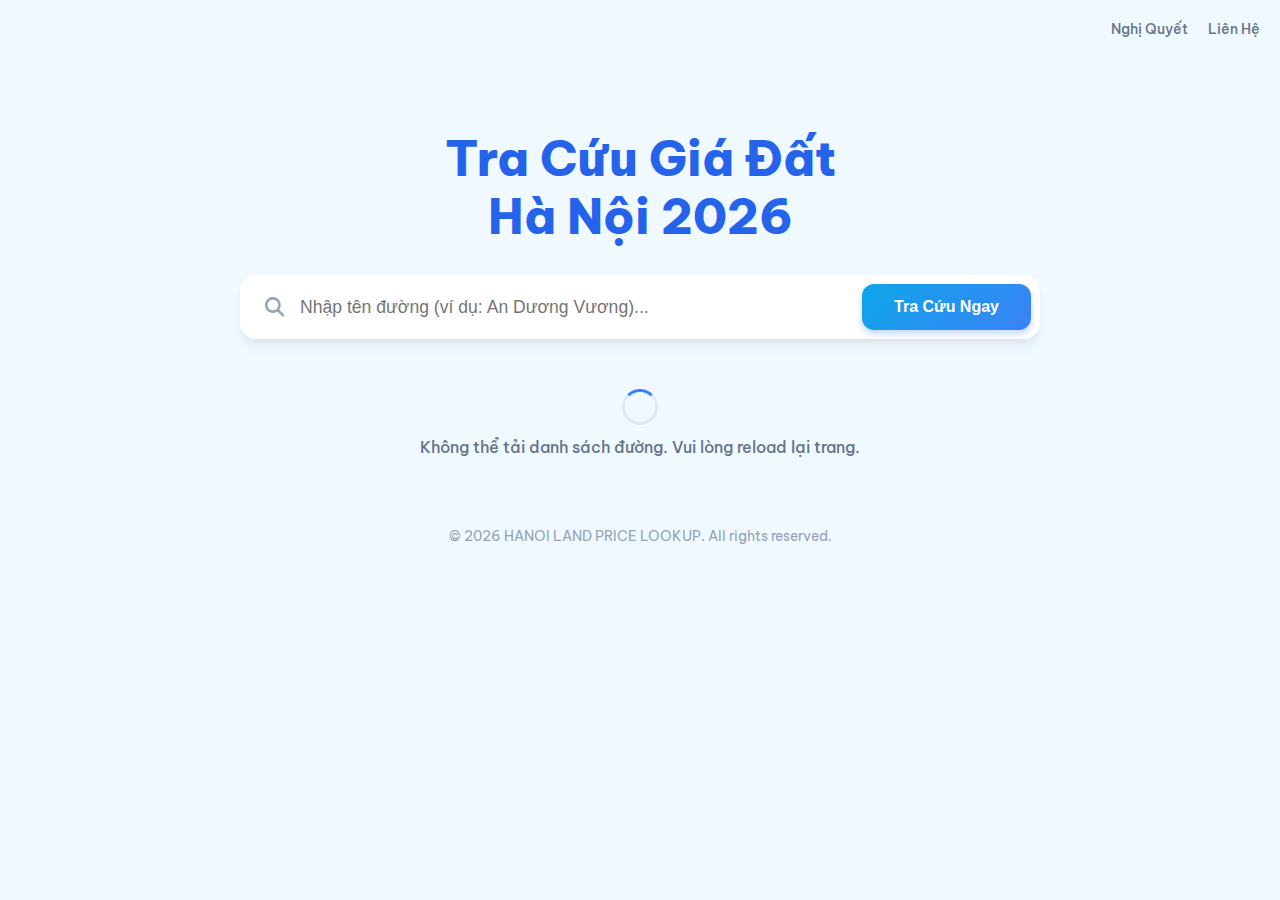
<file: index.html>
<!DOCTYPE html>
<html lang="vi">
<head>
    <meta charset="UTF-8">
    <meta name="viewport" content="width=device-width, initial-scale=1.0">
    <title>Tra Cứu Giá Đất Hà Nội 2026</title>
    <link rel="preconnect" href="https://fonts.googleapis.com">
    <link rel="preconnect" href="https://fonts.gstatic.com" crossorigin>
    <link href="https://fonts.googleapis.com/css2?family=Be+Vietnam+Pro:wght@400;500;600;700;800&family=Outfit:wght@300;400;500;600;700&display=swap" rel="stylesheet">
    <link href="https://cdnjs.cloudflare.com/ajax/libs/font-awesome/6.4.0/css/all.min.css" rel="stylesheet">
    <link rel="stylesheet" href="project.css">
</head>
<body>

    <!-- Top Right Nav -->
    <nav class="top-nav">
        <a href="nghi-quyet.html" target="_blank">Nghị Quyết</a>
        <a href="lien-he.html">Liên Hệ</a>
    </nav>

    <div class="main-container">
        
        <header class="app-header">
            <!-- <div class="brand-wrapper">
                <span style="font-weight: 700; color: var(--primary-dark)">LandPriceVN</span>
            </div> -->
            <h1>Tra Cứu Giá Đất <br>Hà Nội 2026</h1>
        </header>

        <!-- Search -->
        <section class="search-section">
            <div class="search-container">
                <div class="search-box-wrapper">
                    <i class="fa-solid fa-magnifying-glass search-icon"></i>
                    <input type="text" id="streetInput" placeholder="Nhập tên đường (ví dụ: An Dương Vương)..." autocomplete="off">
                    <button id="searchBtn" type="button">Tra Cứu Ngay</button>
                </div>
                <!-- Suggestion Dropdown -->
                <ul id="suggestionsList" class="suggestions-list hidden"></ul>
            </div>
        </section>

        <!-- Loading & Status -->
        <section id="statusSection" class="status-section">
            <div class="loader-animation"></div>
            <p style="font-weight: 500; color: var(--text-secondary)" id="statusText">Đang khởi tạo danh sách đường phố...</p>
        </section>

        <!-- Results -->
        <section id="resultsSection" class="results-section hidden">
            <!-- Content injected via JS -->
        </section>
        
        <footer>
            <p>&copy; 2026 HANOI LAND PRICE LOOKUP. All rights reserved.</p>
        </footer>
    </div>

    <script>
        const APPSCRIPT_URL = 'https://script.google.com/macros/s/AKfycbz35xFNhzZvsYuxxpsxQKveGWNaifMJTCgwF7tS4is1AmU4WnLGC_JjYR3x05Qw1ier/exec';

        const searchInput = document.getElementById('streetInput');
        const searchBtn = document.getElementById('searchBtn');
        const resultsSection = document.getElementById('resultsSection');
        const statusSection = document.getElementById('statusSection');
        const statusText = document.getElementById('statusText');
        const suggestionsList = document.getElementById('suggestionsList');

        let uniqueStreetNames = [];

        // 1. Fetch autocomplete list on load
        window.addEventListener('DOMContentLoaded', async () => {
             try {
                // Call action 'list_names' to get lightweight list
                const response = await fetch(`${APPSCRIPT_URL}?action=list_names`);
                if (!response.ok) throw new Error('Kết nối thất bại');
                
                uniqueStreetNames = await response.json();
                
                // Ready
                statusSection.classList.add('hidden');
                
            } catch (error) {
                console.error("Fetch Names Error:", error);
                statusText.innerText = 'Không thể tải danh sách đường. Vui lòng reload lại trang.';
                // Allow user to try searching anyway even if autocomplete fails
            }
        });

        // 2. Input Logic (Autocomplete)
        searchInput.addEventListener('input', () => {
            const query = searchInput.value.toLowerCase().trim();
            if (!query) {
                suggestionsList.classList.add('hidden');
                return;
            }

            // Client-side filter for suggestions
            const matches = uniqueStreetNames.filter(name => 
                name.toLowerCase().includes(query)
            );
            renderSuggestions(matches);
        });

        // 3. Search Logic
        async function performSearch(query) {
            if (!query) return;

            // UI Loading State
            suggestionsList.classList.add('hidden');
            resultsSection.classList.add('hidden');
            statusSection.classList.remove('hidden');
            statusText.innerText = `Đang tìm kiếm "${query}"...`;

            try {
                // Fetch actual data from server for this street
                const response = await fetch(`${APPSCRIPT_URL}?ten_duong=${encodeURIComponent(query)}`);
                if (!response.ok) throw new Error('Search failed');
                
                const data = await response.json();
                renderResults(data, query);

            } catch (error) {
                console.error("Search Error:", error);
                resultsSection.innerHTML = `<div class="status-section">Lỗi khi tìm kiếm. Vui lòng thử lại.</div>`;
                resultsSection.classList.remove('hidden');
            } finally {
                statusSection.classList.add('hidden');
            }
        }

        // Trigger search
        searchBtn.addEventListener('click', () => performSearch(searchInput.value.trim()));
        searchInput.addEventListener('keypress', (e) => {
            if (e.key === 'Enter') performSearch(searchInput.value.trim());
        });

        function renderSuggestions(matches) {
            if (matches.length === 0) {
                suggestionsList.classList.add('hidden');
                return;
            }
            const top = matches.slice(0, 8);
            const html = top.map(name => `
                <li class="suggestion-item">
                    <i class="fa-regular fa-clock"></i> <span>${name}</span>
                </li>
            `).join('');

            suggestionsList.innerHTML = html;
            suggestionsList.classList.remove('hidden');

            document.querySelectorAll('.suggestion-item').forEach(item => {
                item.addEventListener('click', () => {
                    const val = item.querySelector('span').innerText;
                    searchInput.value = val;
                    performSearch(val);
                });
            });
        }

        function renderResults(data, query) {
            resultsSection.classList.remove('hidden');

            if (data.length === 0) {
                resultsSection.innerHTML = `
                    <div class="status-section">
                        <i class="fa-solid fa-inbox" style="font-size: 3rem; color: #cbd5e1; margin-bottom: 16px;"></i>
                        <p style="font-size: 1.1rem; color: #64748b;">Không tìm thấy kết quả cho "<strong>${query}</strong>"</p>
                        <p>Vui lòng thử lại với tên chính xác hơn.</p>
                    </div>
                `;
                return;
            }

            let html = `
                <div class="results-header">
                    <div class="results-count">Kết quả tra cứu: <span>${data.length}</span> bản ghi</div>
                </div>
                <div class="results-grid">
            `;

            html += data.map(item => {
                const get = (k) => item[k] || '';
                const formatPop = (v) => v ? `<span class="price-highlight">${v}</span>` : '-';
                
                // Correct keys based on CSV header combination
                const fromP = item['Đoạn đường - Từ'] || item['Từ'] || '---';
                const toP = item['Đoạn đường - Đến'] || item['Đến'] || '---';

                return `
                <div class="land-card">
                    <div class="card-top">
                        <div class="street-title">
                            <i class="fa-solid fa-road" style="color: var(--secondary-color)"></i>
                            ${get('Tên đường phố')}
                        </div>
                        <span class="location-tag">${get('Địa danh hành chính') || 'Hà Nội'}</span>
                    </div>

                    <div class="route-info">
                        <div class="route-point">
                            <span class="point-label"><i class="fa-solid fa-location-dot"></i> Từ</span>
                            <div class="point-value">${fromP}</div>
                        </div>
                        <div class="route-point">
                            <span class="point-label"><i class="fa-solid fa-location-crosshairs"></i> Đến</span>
                            <div class="point-value">${toP}</div>
                        </div>
                    </div>

                    <div class="price-table-wrapper">
                        <table class="price-table">
                            <thead>
                                <tr>
                                    <th>Loại Đất</th>
                                    <th>VT 1</th>
                                    <th>VT 2</th>
                                    <th>VT 3</th>
                                    <th>VT 4</th>
                                </tr>
                            </thead>
                            <tbody>
                                <tr>
                                    <td>Đất Ở</td>
                                    <td>${formatPop(get('Giá đất ở - VT1'))}</td>
                                    <td>${formatPop(get('Giá đất ở - VT2'))}</td>
                                    <td>${formatPop(get('Giá đất ở - VT3'))}</td>
                                    <td>${formatPop(get('Giá đất ở - VT4'))}</td>
                                </tr>
                                <tr>
                                    <td>TM-DV</td>
                                    <td>${formatPop(get('Giá đất thương mại, dịch vụ - VT1'))}</td>
                                    <td>${formatPop(get('Giá đất thương mại, dịch vụ - VT2'))}</td>
                                    <td>${formatPop(get('Giá đất thương mại, dịch vụ - VT3'))}</td>
                                    <td>${formatPop(get('Giá đất thương mại, dịch vụ - VT4'))}</td>
                                </tr>
                                <tr>
                                    <td>SX-KD</td>
                                    <td>${formatPop(get('Giá đất sản xuất kinh doanh phi nông nghiệp không phải là đất thương mại dịch vụ - VT1'))}</td>
                                    <td>${formatPop(get('Giá đất sản xuất kinh doanh phi nông nghiệp không phải là đất thương mại dịch vụ - VT2'))}</td>
                                    <td colspan="2" style="text-align:center">-</td>
                                </tr>
                            </tbody>
                        </table>
                    </div>
                </div>
                `;
            }).join('');
            html += '</div>';
            resultsSection.innerHTML = html;
        }

        document.addEventListener('click', (e) => {
            if (!e.target.closest('.search-container')) {
                suggestionsList.classList.add('hidden');
            }
        });
    </script>
</body>
</html>
</file>
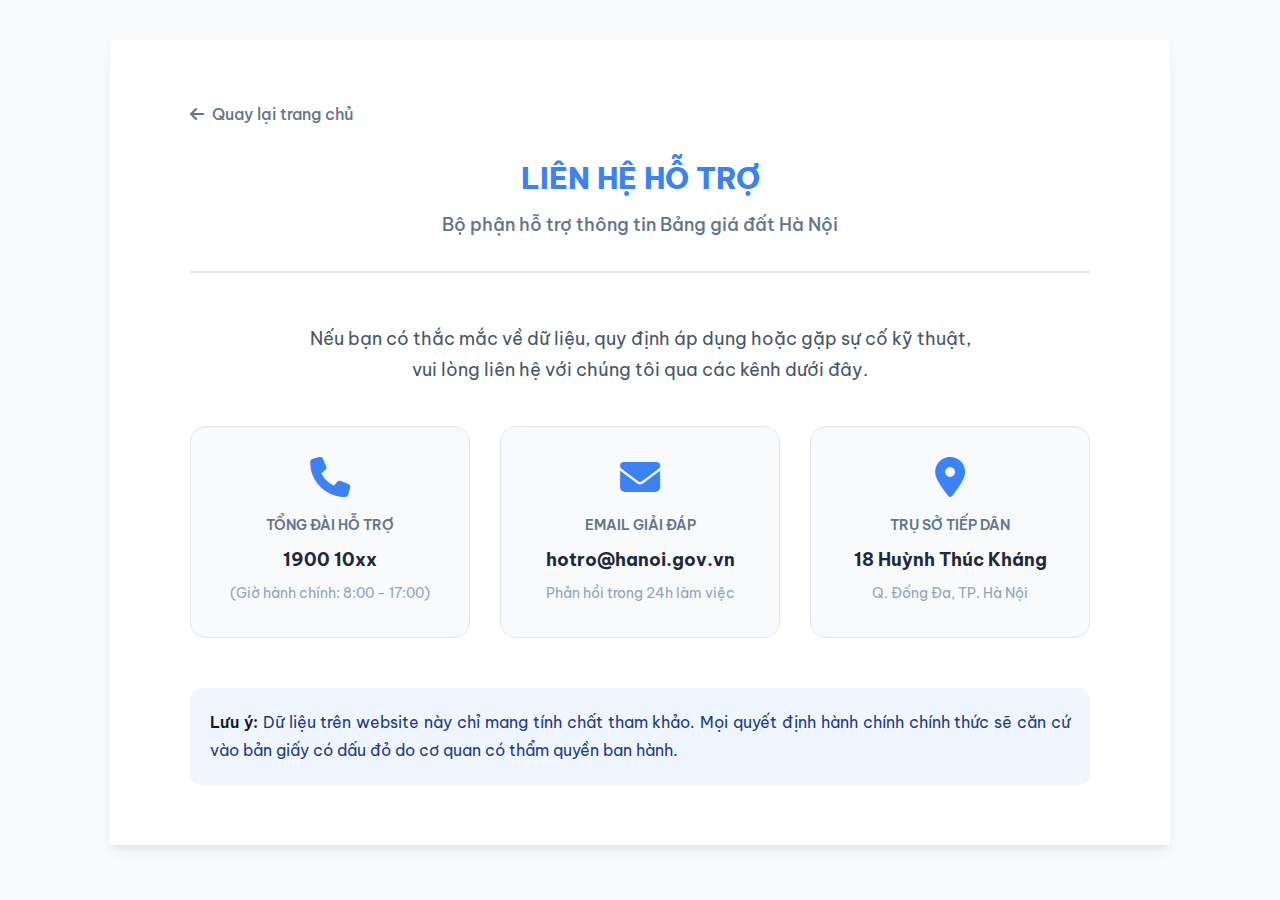
<file: lien-he.html>
<!DOCTYPE html>
<html lang="vi">
<head>
    <meta charset="UTF-8">
    <title>Liên Hệ - LandPriceVN</title>
    <meta name="viewport" content="width=device-width, initial-scale=1.0">
    <link href="https://fonts.googleapis.com/css2?family=Be+Vietnam+Pro:wght@400;500;600;700&display=swap" rel="stylesheet">
    <link href="https://cdnjs.cloudflare.com/ajax/libs/font-awesome/6.4.0/css/all.min.css" rel="stylesheet">
    <link rel="stylesheet" href="docs.css">
</head>
<body>

    <div class="doc-container">
        <a href="index.html" class="back-btn"><i class="fa-solid fa-arrow-left"></i> Quay lại trang chủ</a>

        <header class="doc-header">
            <div class="doc-title" style="color: var(--primary-color)">LIÊN HỆ HỖ TRỢ</div>
            <div class="doc-subtitle">Bộ phận hỗ trợ thông tin Bảng giá đất Hà Nội</div>
        </header>

        <p style="text-align: center; margin-bottom: 40px; font-size: 1.1rem; color: #475569;">
            Nếu bạn có thắc mắc về dữ liệu, quy định áp dụng hoặc gặp sự cố kỹ thuật,<br>vui lòng liên hệ với chúng tôi qua các kênh dưới đây.
        </p>

        <div class="contact-grid">
            <div class="contact-card">
                <i class="fa-solid fa-phone contact-icon"></i>
                <div class="contact-label">Tổng đài hỗ trợ</div>
                <div class="contact-value">1900 10xx</div>
                <div style="font-size: 0.9rem; margin-top: 5px; color: #94a3b8">(Giờ hành chính: 8:00 - 17:00)</div>
            </div>

            <div class="contact-card">
                <i class="fa-solid fa-envelope contact-icon"></i>
                <div class="contact-label">Email giải đáp</div>
                <div class="contact-value">hotro@hanoi.gov.vn</div>
                <div style="font-size: 0.9rem; margin-top: 5px; color: #94a3b8">Phản hồi trong 24h làm việc</div>
            </div>

            <div class="contact-card">
                <i class="fa-solid fa-location-dot contact-icon"></i>
                <div class="contact-label">Trụ sở tiếp dân</div>
                <div class="contact-value">18 Huỳnh Thúc Kháng</div>
                <div style="font-size: 0.9rem; margin-top: 5px; color: #94a3b8">Q. Đống Đa, TP. Hà Nội</div>
            </div>
        </div>

        <div style="margin-top: 50px; padding: 20px; background: #eff6ff; border-radius: 12px; text-align: center;">
            <p style="margin: 0; color: #1e3a8a;"><strong>Lưu ý:</strong> Dữ liệu trên website này chỉ mang tính chất tham khảo. Mọi quyết định hành chính chính thức sẽ căn cứ vào bản giấy có dấu đỏ do cơ quan có thẩm quyền ban hành.</p>
        </div>
    </div>

</body>
</html>
</file>
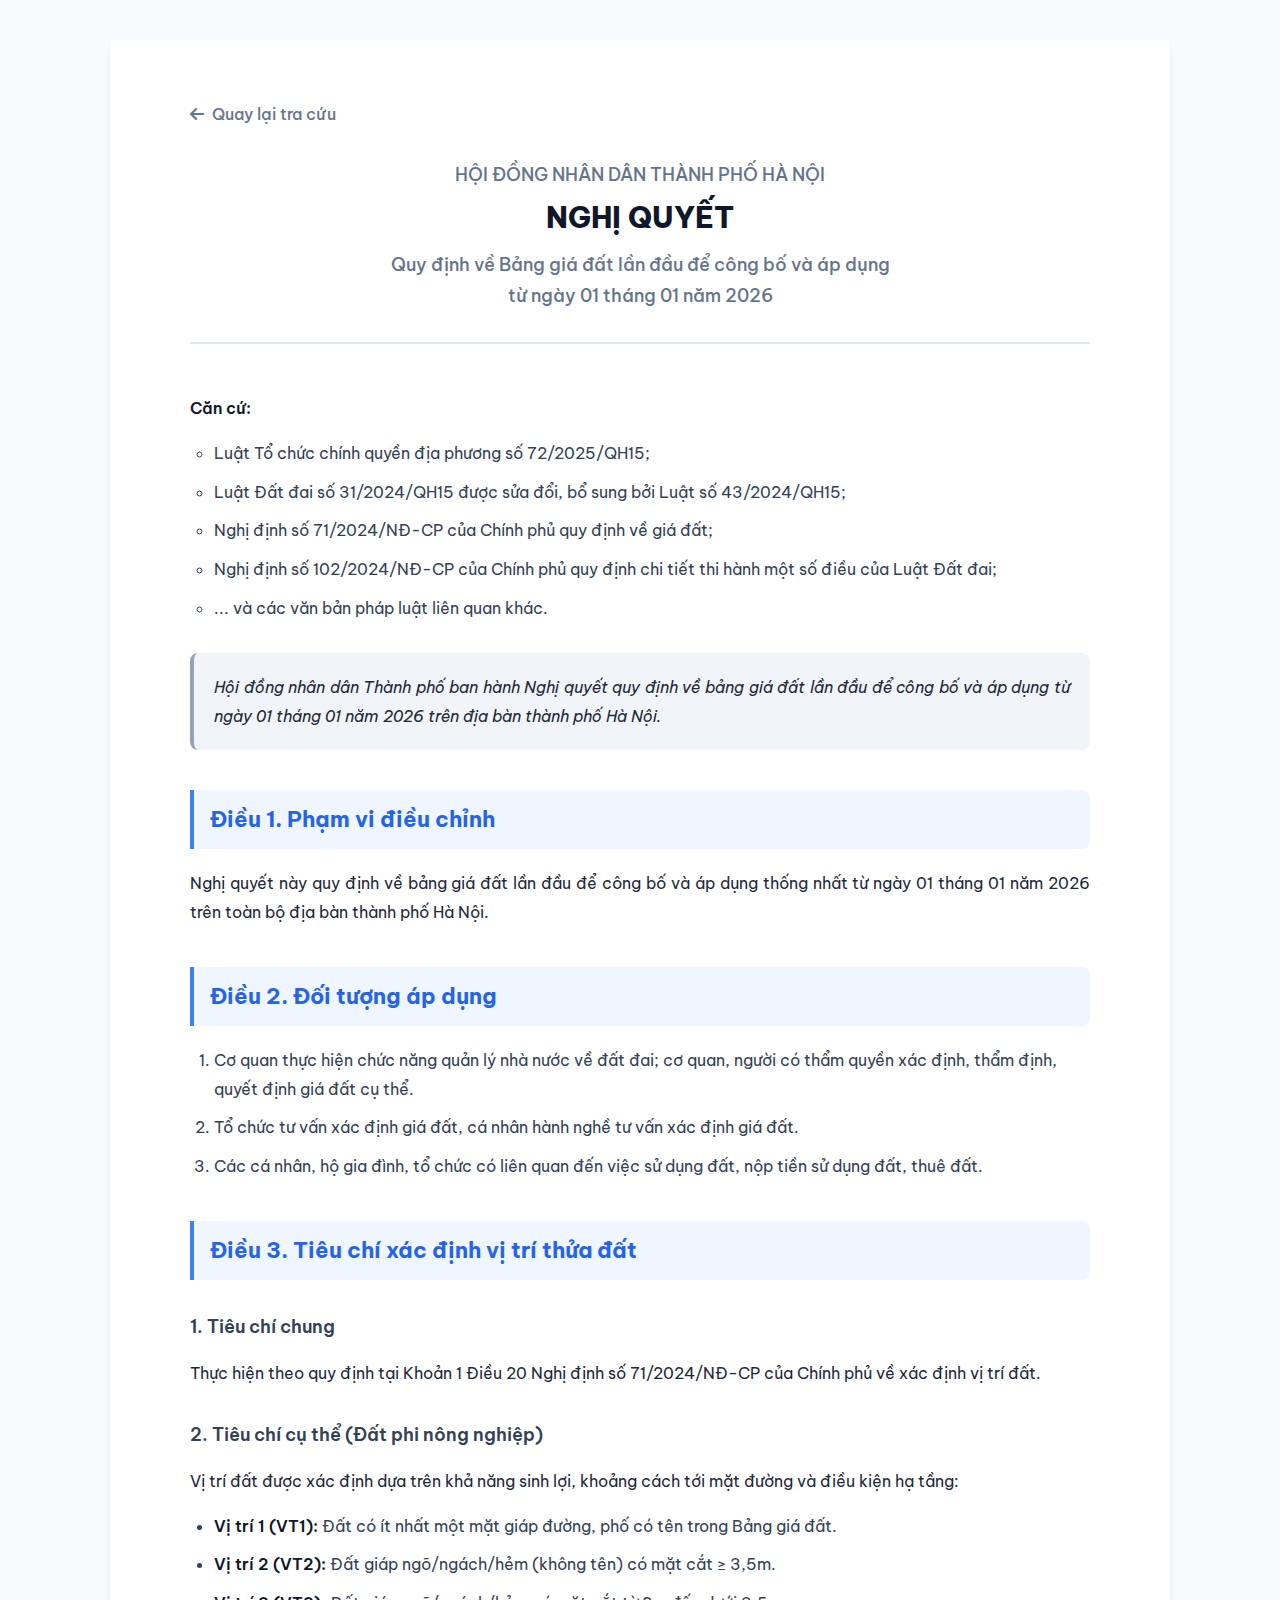
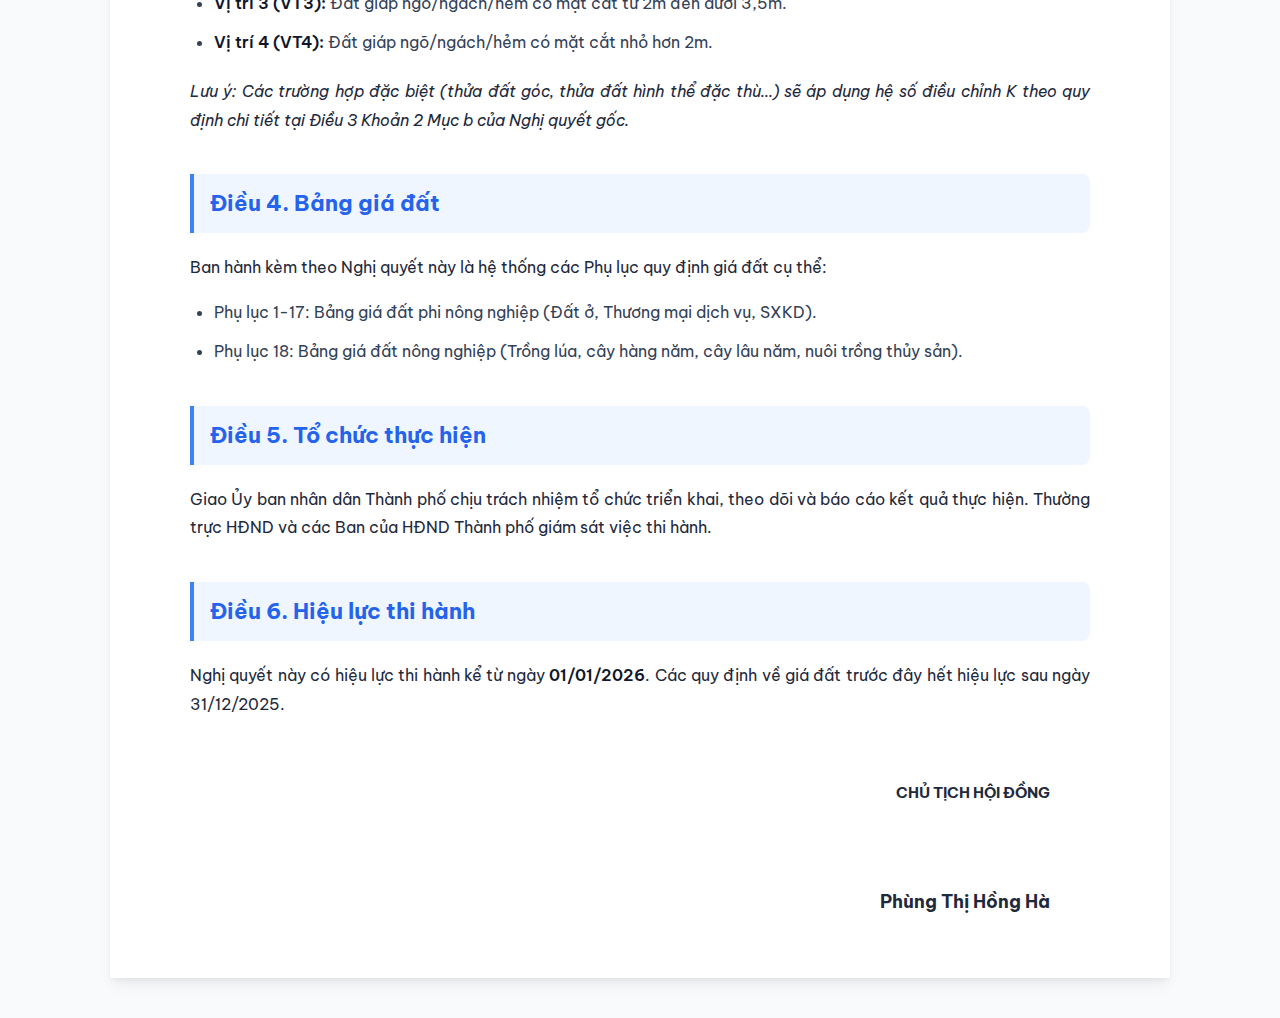
<file: nghi-quyet.html>
<!DOCTYPE html>
<html lang="vi">
<head>
    <meta charset="UTF-8">
    <meta name="viewport" content="width=device-width, initial-scale=1.0">
    <title>Nghị Quyết - Bảng Giá Đất 2026</title>
    <link rel="preconnect" href="https://fonts.googleapis.com">
    <link href="https://fonts.googleapis.com/css2?family=Be+Vietnam+Pro:wght@400;500;600;700;800&display=swap" rel="stylesheet">
    <link href="https://cdnjs.cloudflare.com/ajax/libs/font-awesome/6.4.0/css/all.min.css" rel="stylesheet">
    <link rel="stylesheet" href="docs.css">
</head>
<body>

    <div class="doc-container">
        <a href="index.html" class="back-btn"><i class="fa-solid fa-arrow-left"></i> Quay lại tra cứu</a>

        <header class="doc-header">
            <div class="doc-subtitle" style="margin-bottom: 8px;">HỘI ĐỒNG NHÂN DÂN THÀNH PHỐ HÀ NỘI</div>
            <div class="doc-title">NGHỊ QUYẾT</div>
            <div class="doc-subtitle">Quy định về Bảng giá đất lần đầu để công bố và áp dụng<br>từ ngày 01 tháng 01 năm 2026</div>
        </header>

        <section class="doc-content">
            <p><strong>Căn cứ:</strong></p>
            <ul style="list-style-type: circle;">
                <li>Luật Tổ chức chính quyền địa phương số 72/2025/QH15;</li>
                <li>Luật Đất đai số 31/2024/QH15 được sửa đổi, bổ sung bởi Luật số 43/2024/QH15;</li>
                <li>Nghị định số 71/2024/NĐ-CP của Chính phủ quy định về giá đất;</li>
                <li>Nghị định số 102/2024/NĐ-CP của Chính phủ quy định chi tiết thi hành một số điều của Luật Đất đai;</li>
                <li>... và các văn bản pháp luật liên quan khác.</li>
            </ul>

            <div style="background: #f1f5f9; padding: 20px; border-radius: 8px; margin: 30px 0; border-left: 4px solid #94a3b8;">
                <p style="margin:0; font-style: italic;">Hội đồng nhân dân Thành phố ban hành Nghị quyết quy định về bảng giá đất lần đầu để công bố và áp dụng từ ngày 01 tháng 01 năm 2026 trên địa bàn thành phố Hà Nội.</p>
            </div>

            <h2>Điều 1. Phạm vi điều chỉnh</h2>
            <p>Nghị quyết này quy định về bảng giá đất lần đầu để công bố và áp dụng thống nhất từ ngày 01 tháng 01 năm 2026 trên toàn bộ địa bàn thành phố Hà Nội.</p>

            <h2>Điều 2. Đối tượng áp dụng</h2>
            <ol>
                <li>Cơ quan thực hiện chức năng quản lý nhà nước về đất đai; cơ quan, người có thẩm quyền xác định, thẩm định, quyết định giá đất cụ thể.</li>
                <li>Tổ chức tư vấn xác định giá đất, cá nhân hành nghề tư vấn xác định giá đất.</li>
                <li>Các cá nhân, hộ gia đình, tổ chức có liên quan đến việc sử dụng đất, nộp tiền sử dụng đất, thuê đất.</li>
            </ol>

            <h2>Điều 3. Tiêu chí xác định vị trí thửa đất</h2>
            <h3>1. Tiêu chí chung</h3>
            <p>Thực hiện theo quy định tại Khoản 1 Điều 20 Nghị định số 71/2024/NĐ-CP của Chính phủ về xác định vị trí đất.</p>

            <h3>2. Tiêu chí cụ thể (Đất phi nông nghiệp)</h3>
            <p>Vị trí đất được xác định dựa trên khả năng sinh lợi, khoảng cách tới mặt đường và điều kiện hạ tầng:</p>
            <ul>
                <li><strong>Vị trí 1 (VT1):</strong> Đất có ít nhất một mặt giáp đường, phố có tên trong Bảng giá đất.</li>
                <li><strong>Vị trí 2 (VT2):</strong> Đất giáp ngõ/ngách/hẻm (không tên) có mặt cắt ≥ 3,5m.</li>
                <li><strong>Vị trí 3 (VT3):</strong> Đất giáp ngõ/ngách/hẻm có mặt cắt từ 2m đến dưới 3,5m.</li>
                <li><strong>Vị trí 4 (VT4):</strong> Đất giáp ngõ/ngách/hẻm có mặt cắt nhỏ hơn 2m.</li>
            </ul>
            <p><em>Lưu ý: Các trường hợp đặc biệt (thửa đất góc, thửa đất hình thể đặc thù...) sẽ áp dụng hệ số điều chỉnh K theo quy định chi tiết tại Điều 3 Khoản 2 Mục b của Nghị quyết gốc.</em></p>

            <h2>Điều 4. Bảng giá đất</h2>
            <p>Ban hành kèm theo Nghị quyết này là hệ thống các Phụ lục quy định giá đất cụ thể:</p>
            <ul>
                <li>Phụ lục 1-17: Bảng giá đất phi nông nghiệp (Đất ở, Thương mại dịch vụ, SXKD).</li>
                <li>Phụ lục 18: Bảng giá đất nông nghiệp (Trồng lúa, cây hàng năm, cây lâu năm, nuôi trồng thủy sản).</li>
            </ul>

            <h2>Điều 5. Tổ chức thực hiện</h2>
            <p>Giao Ủy ban nhân dân Thành phố chịu trách nhiệm tổ chức triển khai, theo dõi và báo cáo kết quả thực hiện. Thường trực HĐND và các Ban của HĐND Thành phố giám sát việc thi hành.</p>

            <h2>Điều 6. Hiệu lực thi hành</h2>
            <p>Nghị quyết này có hiệu lực thi hành kể từ ngày <strong>01/01/2026</strong>. Các quy định về giá đất trước đây hết hiệu lực sau ngày 31/12/2025.</p>
        
            <div class="signature-section">
                <div class="signature-role">CHỦ TỊCH HỘI ĐỒNG</div>
                <div class="signature-name">Phùng Thị Hồng Hà</div>
            </div>
        </section>
    </div>

</body>
</html>
</file>
<file: project.css>
:root {
    --primary-color: #3b82f6; /* Blue 500 */
    --primary-dark: #2563eb;  /* Blue 600 */
    --text-main: #1e293b;     /* Slate 800 */
    --text-secondary: #64748b; /* Slate 500 */
    --bg-color: #f0f9ff;      /* Very light blue background */
}

* {
    box-sizing: border-box;
    margin: 0;
    padding: 0;
}

body {
    font-family: 'Be Vietnam Pro', 'Outfit', sans-serif;
    background-color: var(--bg-color);
    color: var(--text-main);
    min-height: 100vh;
    display: flex;
    flex-direction: column;
    align-items: center;
    /* Center content vertically if no results, handled via spacing below */
    }

/* Container centers vertically by default via margins if needed, 
   but we'll use a specific spacing to match the "hero" look */
.main-container {
    width: 100%;
    max-width: 800px;
    display: flex;
    flex-direction: column;
    align-items: center;
    gap: 30px;
    margin-top: 10vh; /* Push down to look like the screenshot */
    transition: margin-top 0.4s ease;
}

/* State when results are shown (optional: move up) */
body.has-results .main-container {
    margin-top: 20px;
}

/* --- Top Navigation --- */
.top-nav {
    position: absolute;
    top: 20px;
    right: 20px;
    display: flex;
    gap: 20px;
    font-size: 0.9rem;
}

.top-nav a {
    text-decoration: none;
    color: var(--text-secondary);
    font-weight: 500;
    transition: color 0.2s;
}

.top-nav a:hover {
    color: var(--primary-color);
}

/* --- Header --- */
.app-header {
    display: flex;
    flex-direction: column;
    align-items: center;
    text-align: center;
    gap: 16px;
    margin-top: 40px; /* Add space for top nav */
}

.brand-wrapper {
    display: inline-flex;
    align-items: center;
    gap: 10px;
    background: #fff;
    padding: 8px 16px;
    border-radius: 20px;
    box-shadow: 0 2px 5px rgba(0,0,0,0.03);
    margin-bottom: 20px;
}

.brand-wrapper .logo-icon {
    font-size: 1.2rem;
    color: #64748b;
}

.brand-wrapper span {
    font-weight: 700;
    color: #0ea5e9; /* Light blue brand color */
    font-size: 0.95rem;
}

h1 {
    font-size: 3rem;
    line-height: 1.2;
    font-weight: 800;
    color: var(--primary-dark); /* Strong Blue */
    text-align: center;
}

.title-year {
    color: var(--primary-dark);
}

/* --- Search Box (The Hero Element) --- */
.search-section {
    width: 100%;
    position: relative;
    z-index: 100;
}

.search-container {
    width: 100%;
}

.search-box-wrapper {
    background: #fff;
    border-radius: 16px; /* Slightly squarer than pill, or use 50px */
    padding: 8px 8px 8px 24px;
    display: flex;
    align-items: center;
    box-shadow: 0 4px 6px -1px rgba(0, 0, 0, 0.05), 0 10px 15px -3px rgba(0, 0, 0, 0.05); /* Soft shadow */
    transition: box-shadow 0.2s ease, transform 0.2s ease;
    border: 1px solid transparent;
}

.search-box-wrapper:hover {
    box-shadow: 0 10px 20px -3px rgba(0, 0, 0, 0.1);
}

.search-icon {
    font-size: 1.2rem;
    color: #94a3b8;
    margin-right: 16px;
}

#streetInput {
    flex: 1;
    border: none;
    outline: none;
    font-size: 1.1rem;
    color: var(--text-main);
    background: transparent;
    padding: 10px 0;
}

#searchBtn {
    background: linear-gradient(135deg, #0ea5e9 0%, #3b82f6 100%);
    color: white;
    font-weight: 600;
    padding: 14px 32px;
    border-radius: 12px;
    border: none;
    font-size: 1rem;
    cursor: pointer;
    white-space: nowrap;
    transition: all 0.2s;
    box-shadow: 0 4px 6px rgba(59, 130, 246, 0.3);
}

#searchBtn:hover {
    transform: translateY(-1px);
    box-shadow: 0 6px 10px rgba(59, 130, 246, 0.4);
}

/* --- Dropdown --- */
.suggestions-list {
    position: absolute;
    top: calc(100% + 10px);
    left: 0;
    width: 100%;
    background: #fff;
    border-radius: 12px;
    padding: 8px 0;
    box-shadow: 0 10px 25px -5px rgba(0, 0, 0, 0.1);
    list-style: none;
    z-index: 1000;
}

.suggestion-item {
    padding: 12px 24px;
    font-size: 1rem;
    color: var(--text-main);
    cursor: pointer;
    display: flex;
    align-items: center;
    gap: 12px;
}

.suggestion-item:hover {
    background: #f1f5f9;
}

.suggestion-item i {
    color: #cbd5e1;
    font-size: 0.9rem;
}

/* --- Status & Footer --- */
.status-section {
    text-align: center;
    color: #64748b;
    margin-top: 20px;
}

footer {
    margin-top: auto;
    padding: 40px 0;
    color: #94a3b8;
    font-size: 0.85rem;
}

/* --- Results --- */
.results-section {
    width: 100%;
    background: transparent;
}

.results-header {
    display: flex;
    justify-content: space-between;
    margin-bottom: 20px;
    color: #64748b;
}

.land-card {
    background: #fff;
    border-radius: 16px;
    padding: 24px;
    margin-bottom: 20px;
    border: 1px solid #e2e8f0;
    box-shadow: 0 2px 4px rgba(0,0,0,0.02);
}

.card-top {
    display: flex;
    justify-content: space-between;
    align-items: center;
    margin-bottom: 20px;
}

.street-title {
    font-size: 1.25rem;
    font-weight: 700;
    color: #0f172a;
    display: flex;
    align-items: center;
    gap: 10px;
}

.location-tag {
    background: #e0f2fe;
    color: #0ea5e9;
    font-size: 0.8rem;
    font-weight: 600;
    padding: 4px 10px;
    border-radius: 20px;
}

.route-info {
    display: flex;
    gap: 20px;
    background: #f8fafc;
    padding: 16px;
    border-radius: 12px;
    margin-bottom: 20px;
}

.point-label {
    font-size: 0.75rem;
    text-transform: uppercase;
    color: #64748b;
    font-weight: 700;
    margin-bottom: 4px;
    display: block;
}

.point-value {
    font-weight: 500;
    color: #334155;
}

.price-table-wrapper {
    overflow-x: auto;
}

.price-table {
    width: 100%;
    border-collapse: collapse;
    font-size: 0.95rem;
}

.price-table th {
    text-align: right;
    padding: 12px;
    background: #f8fafc;
    color: #64748b;
    font-weight: 600;
    font-size: 0.85rem;
}

.price-table td {
    text-align: right;
    padding: 14px 12px;
    border-bottom: 1px solid #f1f5f9;
    font-variant-numeric: tabular-nums;
}

.price-table th:first-child, .price-table td:first-child {
    text-align: left;
    padding-left: 0;
}

.price-highlight {
    color: #e11d48;
    font-weight: 600;
}

/* Animations */
.loader-animation {
    width: 36px; height: 36px;
    border: 3px solid #e2e8f0;
    border-top-color: var(--primary-color);
    border-radius: 50%;
    animation: spin 0.8s linear infinite;
    margin: 0 auto 12px;
}
@keyframes spin { 100% { transform: rotate(360deg); } }

.hidden { display: none !important; }

/* Responsive */
@media (max-width: 600px) {
    h1 { font-size: 2rem; }
    .search-box-wrapper { padding: 6px 6px 6px 16px; flex-wrap: wrap; }
    #searchBtn { width: 100%; margin-top: 8px; }
    #streetInput { width: 100%; }
}
</file>
<file: docs.css>
/* --- Shared & Premium Styles --- */
:root {
    --primary-color: #3b82f6;
    --primary-dark: #2563eb;
    --text-main: #1e293b;
    --text-secondary: #64748b;
    --bg-page: #f8fafc;
}

body {
    font-family: 'Be Vietnam Pro', sans-serif;
    background: var(--bg-page);
    color: var(--text-main);
    line-height: 1.8;
    margin: 0;
    padding: 0;
}

.doc-container {
    max-width: 900px;
    margin: 40px auto;
    background: #fff;
    padding: 60px 80px;
    box-shadow: 0 4px 6px -1px rgba(0, 0, 0, 0.05), 0 10px 15px -3px rgba(0, 0, 0, 0.05);
    border-radius: 2px; /* Looks like paper */
    position: relative;
}

/* Header & Titles */
.doc-header {
    text-align: center;
    margin-bottom: 50px;
    border-bottom: 2px solid #e2e8f0;
    padding-bottom: 30px;
}

.doc-title {
    font-size: 1.8rem;
    font-weight: 800;
    color: #0f172a;
    margin-bottom: 10px;
    line-height: 1.4;
    text-transform: uppercase;
}

.doc-subtitle {
    font-size: 1.1rem;
    color: var(--text-secondary);
    font-weight: 500;
}

/* Content Typography */
h2 {
    font-size: 1.35rem;
    color: var(--primary-dark);
    margin-top: 40px;
    margin-bottom: 20px;
    font-weight: 700;
    border-left: 4px solid var(--primary-color);
    padding-left: 16px;
    background: #eff6ff;
    padding: 10px 16px;
    border-radius: 0 8px 8px 0;
}

h3 {
    font-size: 1.15rem;
    color: #334155;
    margin-top: 30px;
    margin-bottom: 15px;
    font-weight: 600;
}

p { margin-bottom: 16px; text-align: justify; }

ul, ol {
    margin-bottom: 20px;
    padding-left: 24px;
}

li {
    margin-bottom: 10px;
    color: #334155;
}

strong { color: #0f172a; font-weight: 600; }

/* Contact Specific */
.contact-grid {
    display: grid;
    grid-template-columns: repeat(auto-fit, minmax(250px, 1fr));
    gap: 30px;
    margin-top: 40px;
}

.contact-card {
    background: #f8fafc;
    padding: 30px;
    border-radius: 16px;
    text-align: center;
    transition: transform 0.2s;
    border: 1px solid #e2e8f0;
}

.contact-card:hover {
    transform: translateY(-5px);
    box-shadow: 0 10px 20px rgba(0,0,0,0.05);
    background: #fff;
    border-color: var(--primary-color);
}

.contact-icon {
    font-size: 2.5rem;
    color: var(--primary-color);
    margin-bottom: 16px;
}

.contact-label {
    font-size: 0.9rem;
    text-transform: uppercase;
    color: var(--text-secondary);
    font-weight: 600;
    margin-bottom: 5px;
}

.contact-value {
    font-size: 1.1rem;
    font-weight: 700;
    color: var(--text-main);
}

/* Utils */
.back-btn {
    display: inline-flex;
    align-items: center;
    gap: 8px;
    text-decoration: none;
    color: var(--text-secondary);
    font-weight: 500;
    margin-bottom: 30px;
    transition: color 0.2s;
}

.back-btn:hover { color: var(--primary-color); }

.signature-section {
    margin-top: 60px;
    text-align: right;
    padding-right: 40px;
}

.signature-role { font-weight: 700; text-transform: uppercase; font-size: 0.95rem; }
.signature-name { margin-top: 80px; font-weight: 700; font-size: 1.1rem; }

@media (max-width: 600px) {
    .doc-container { padding: 30px 20px; margin: 20px; }
    .doc-title { font-size: 1.4rem; }
}
</file>
